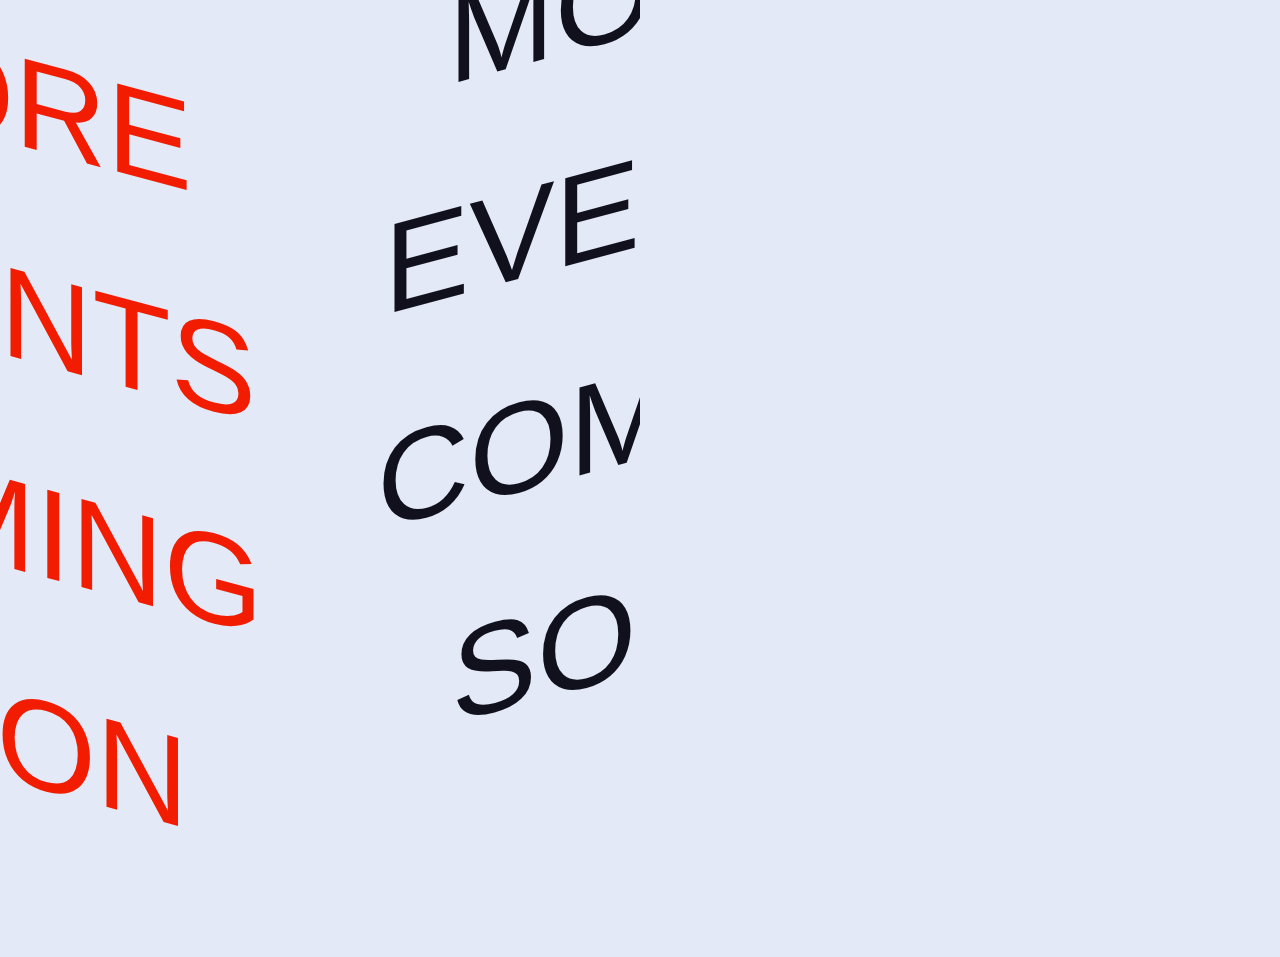
<file: events/index.html>
<!DOCTYPE html>
<html lang="en">

<head>
  <meta charset="UTF-8">
  <meta name="viewport" content="width=device-width, initial-scale=1.0">
  <title>Events | </title>
  <link rel="stylesheet" href="style.css">
</head>

<body>
  <div class="wrap">
    <div class="line">
      <div class="left">
        <div class="content">
          <span class="spanSlow">More</span>
        </div>
      </div><!--
          -->
      <div class="right">
        <div class="content">
          <span class="spanSlow">More</span>
        </div>
      </div>
    </div>
    <div class="line">
      <div class="left">
        <div class="content">
          <span class="spanSlow">Events</span>
        </div>
      </div><!--
          -->
      <div class="right">
        <div class="content">
          <span class="spanSlow">Events</span>
        </div>
      </div>
    </div>
    <div class="line">
      <div class="left">
        <div class="content">
          <span class="spanFast">coming</span>
        </div>
      </div><!--
              -->
      <div class="right">
        <div class="content">
          <span class="spanFast">coming</span>
        </div>
      </div>
    </div>
    <div class="line">
      <div class="left">
        <div class="content">
          <span class="spanSlow">soon</span>
        </div>
      </div><!--
                -->
      <div class="right">
        <div class="content">
          <span class="spanSlow">soon</span>
        </div>
      </div>
    </div>
  </div>
  <script src="script.js"></script>
</body>

</html>
</file>
<file: events/style.css>
* {
  margin: 0;
  padding: 0;
  background-color: #E4E9F7;
}

body {
  height: 100vh;
  display: flex;
  justify-content: center;
  align-items: center;
}

.line {
  width: 100vw;
}

.left,
.right {
  width: 50vw;
  overflow: hidden;
  display: inline-block;
}

.left {
  color: #11101d;
  transform: skew(0deg, -15deg);
}

.right {
  color: #F21C00;
  transform: skew(0deg, 15deg);
}

.left .content {
  width: 100vw;
  text-align: center;
}

.right .content {
  width: 100vw;
  text-align: center;
  transform: translate(-50vw);
}

span {
  display: inline-block;
  font-family: 'Montserrat', sans-serif;
  font-size: 10vw;
  text-transform: uppercase;
  line-height: .8;
  transition: ease-out .6s;
}
</file>
